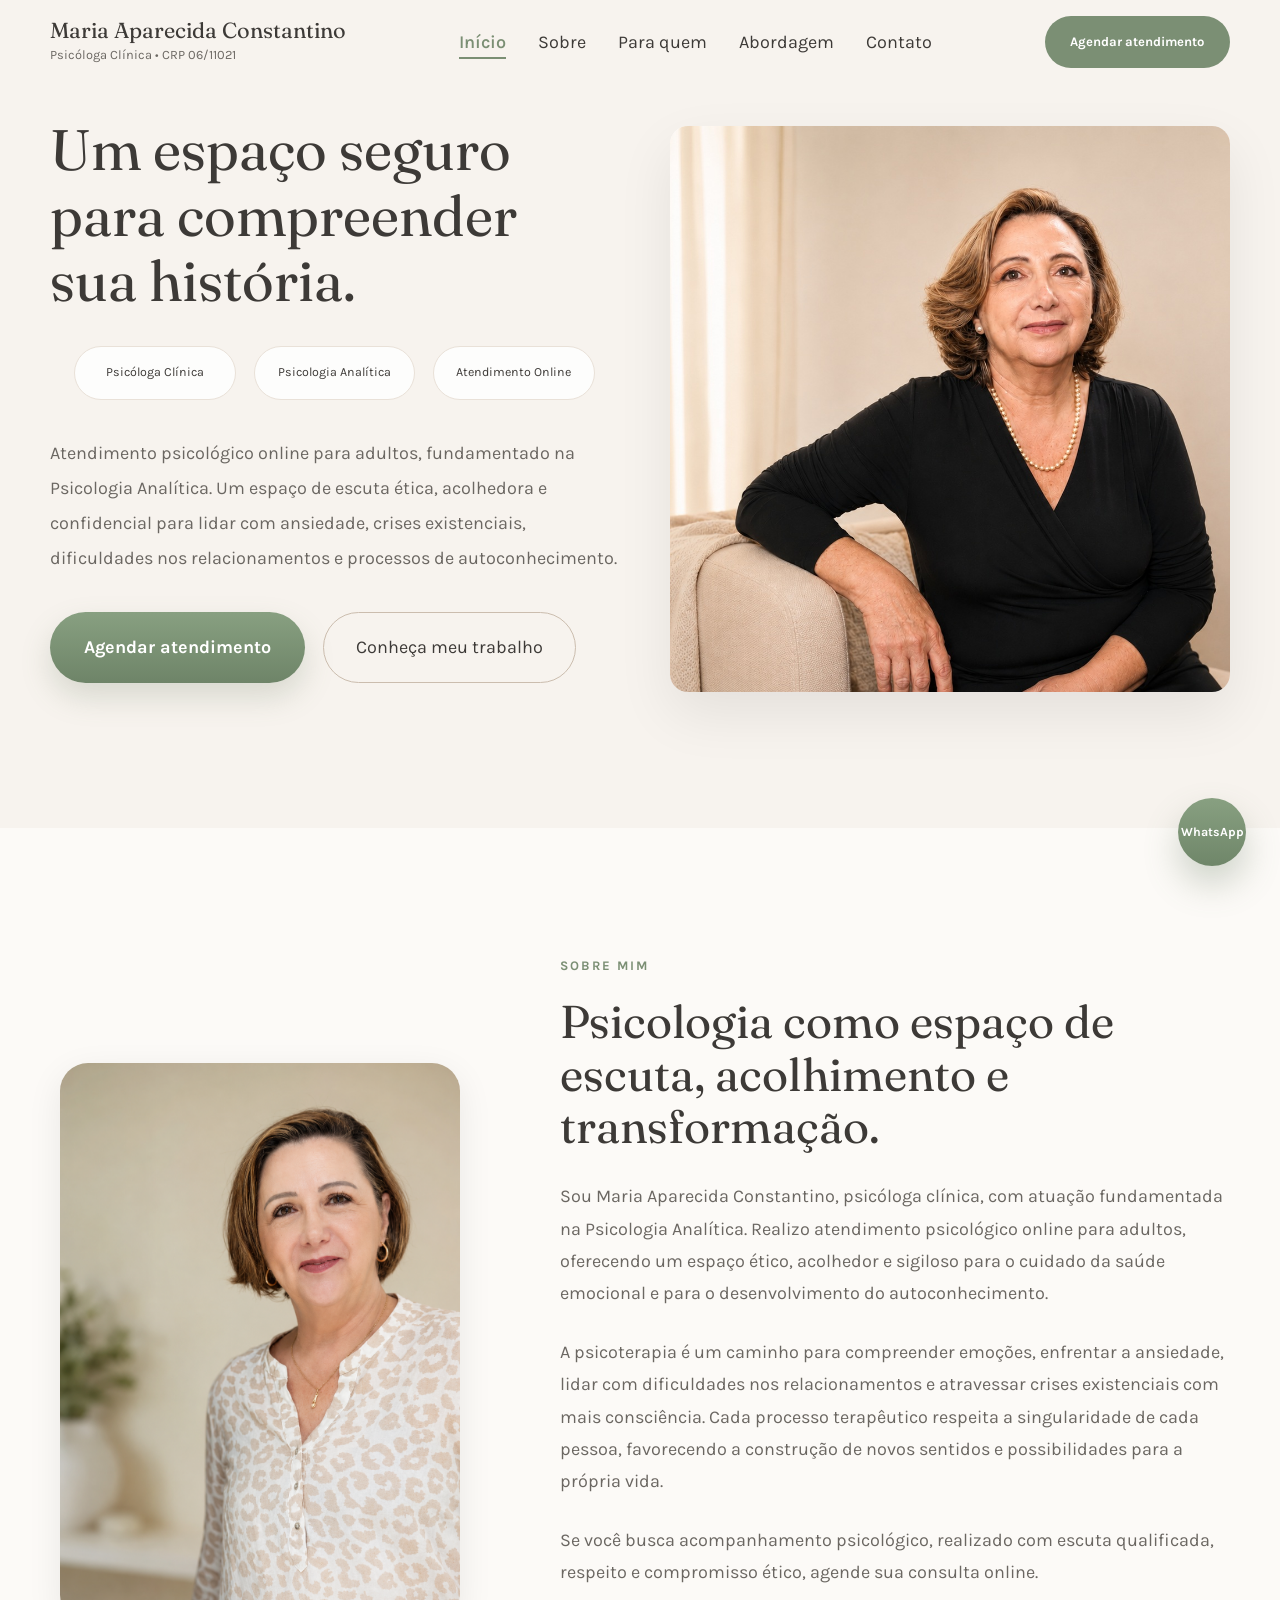
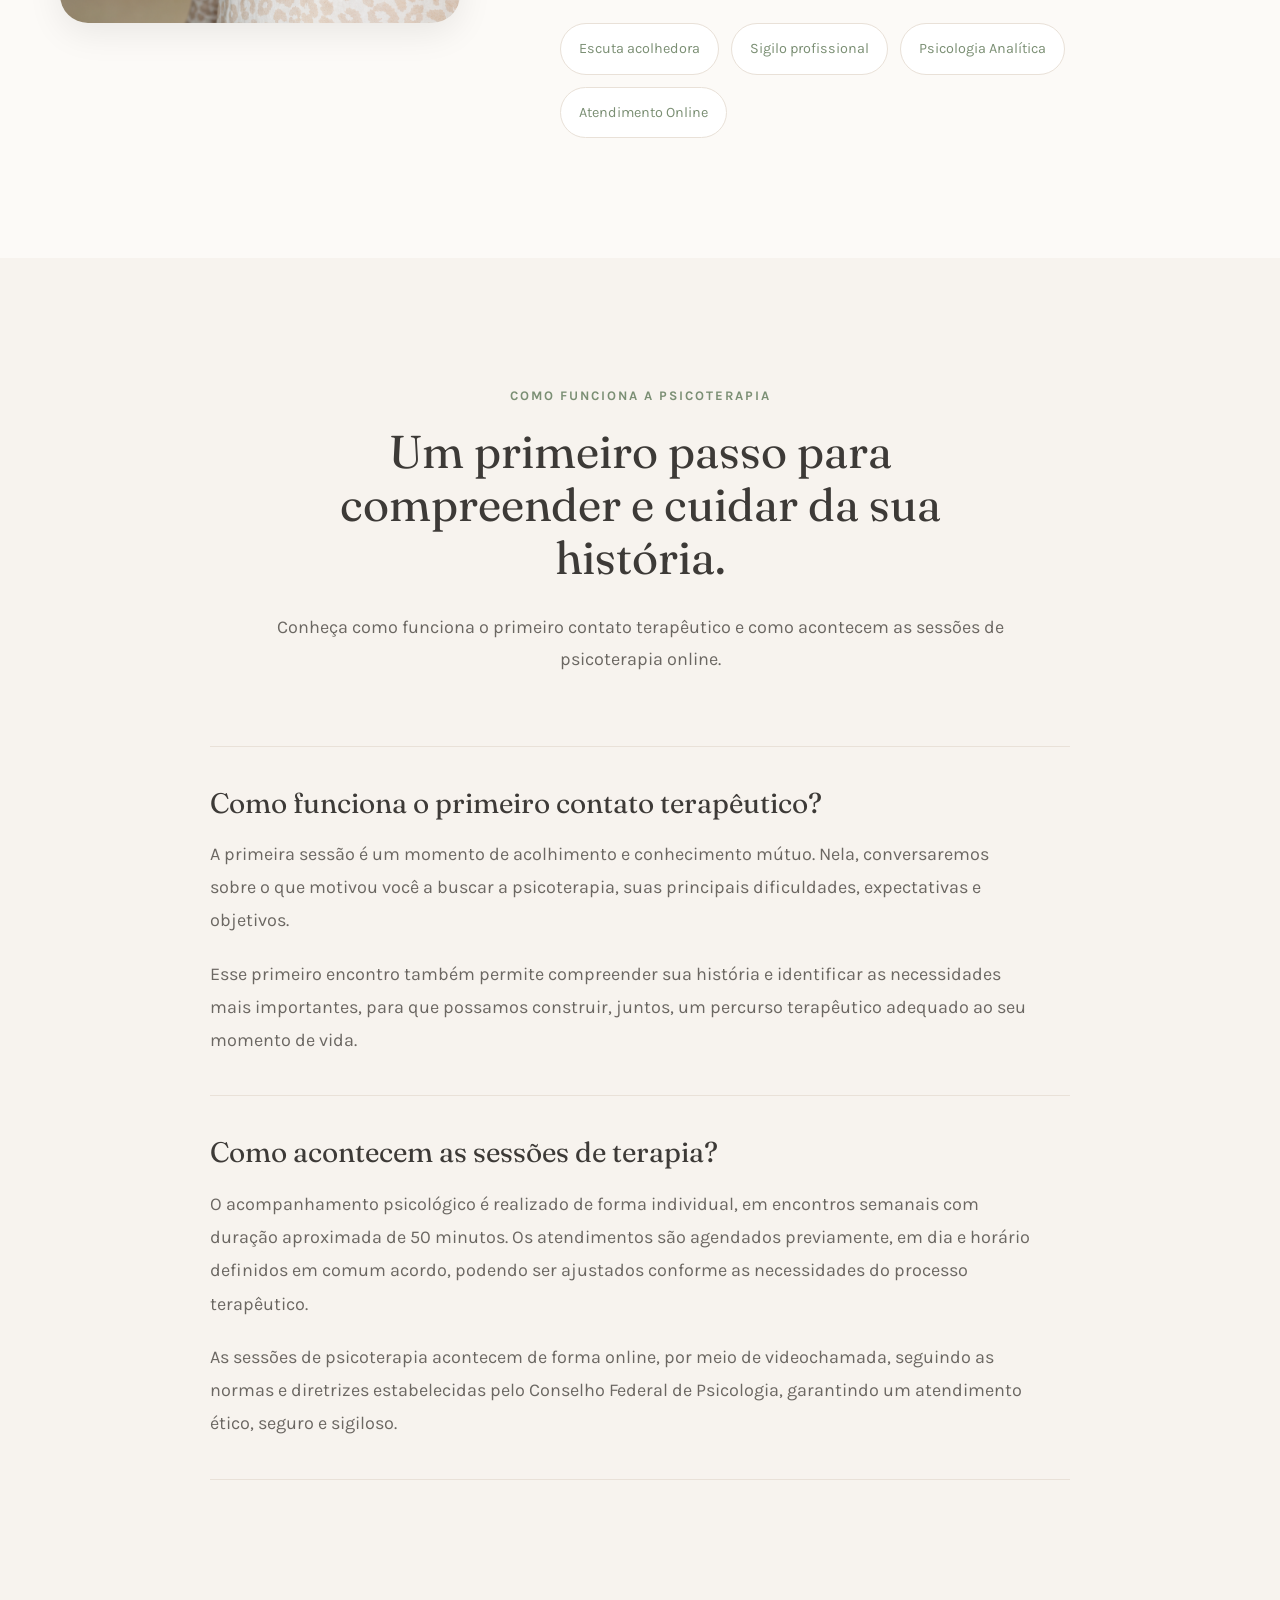
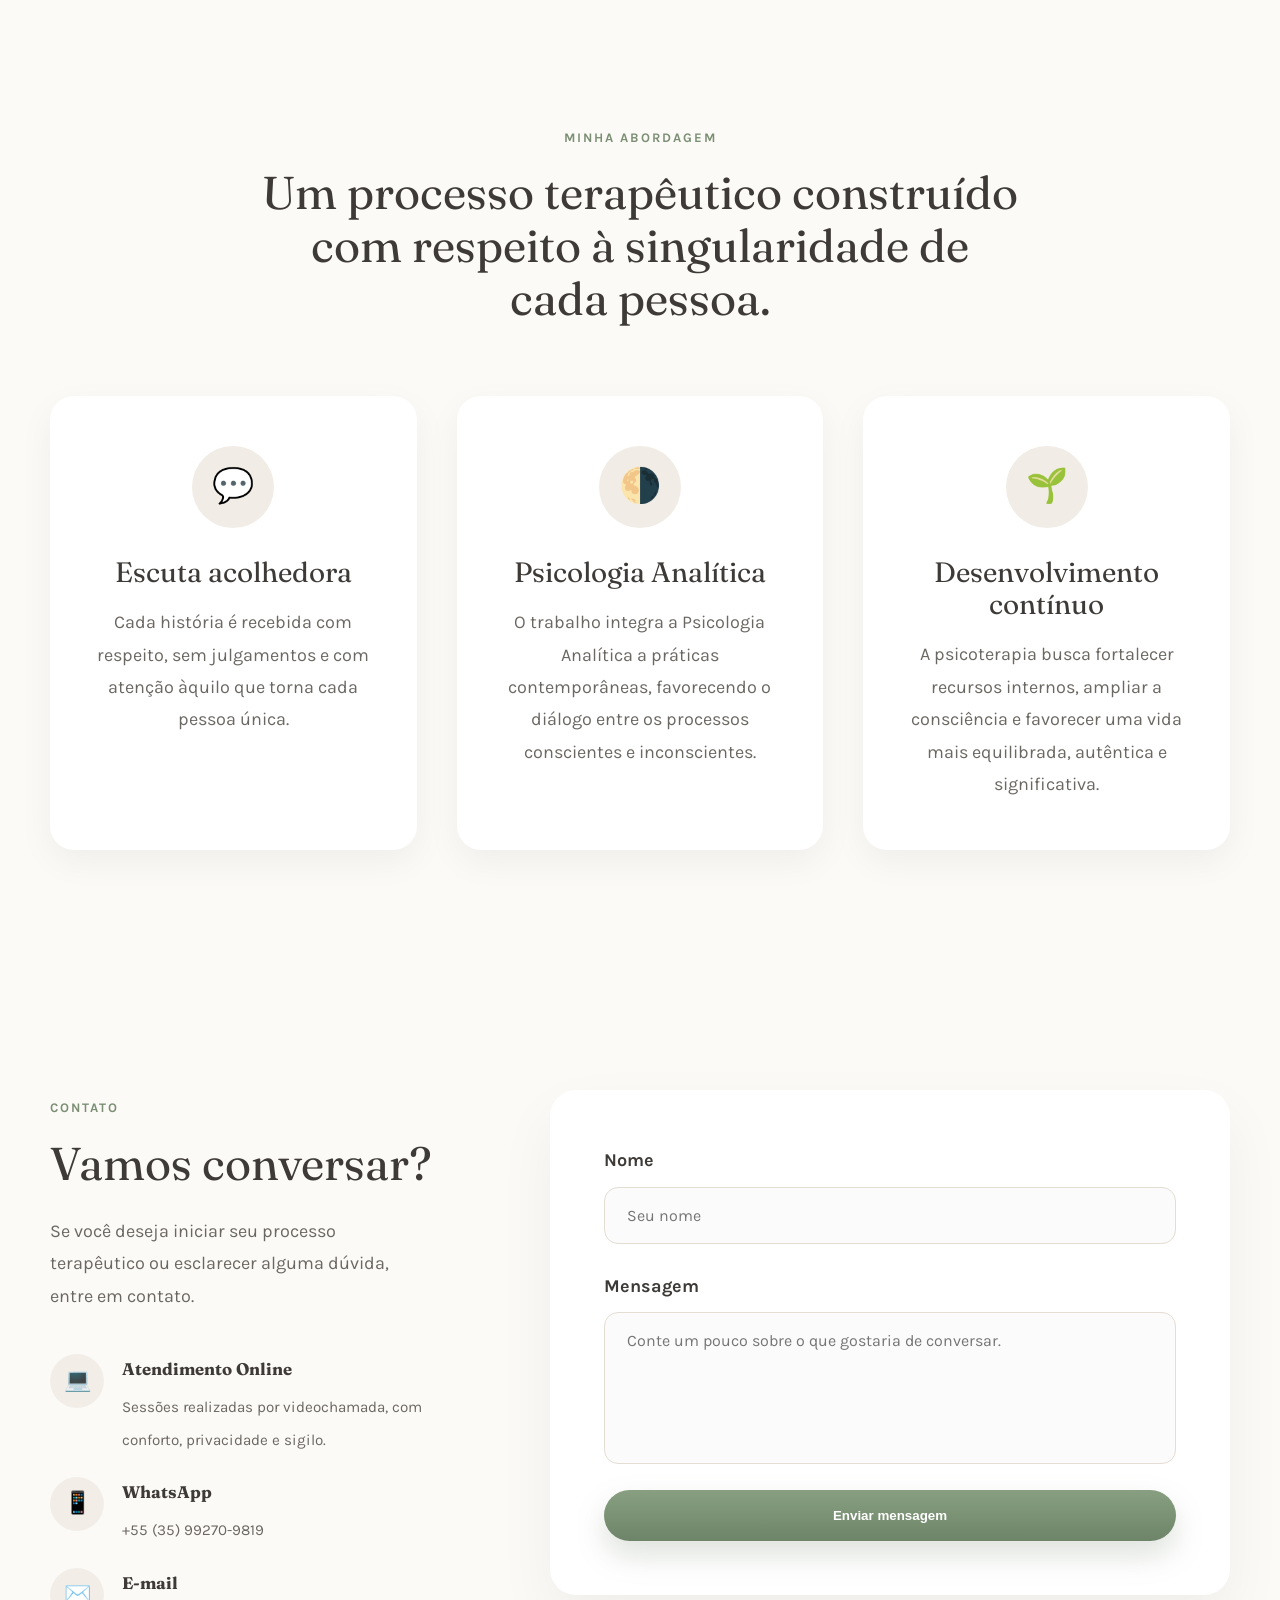
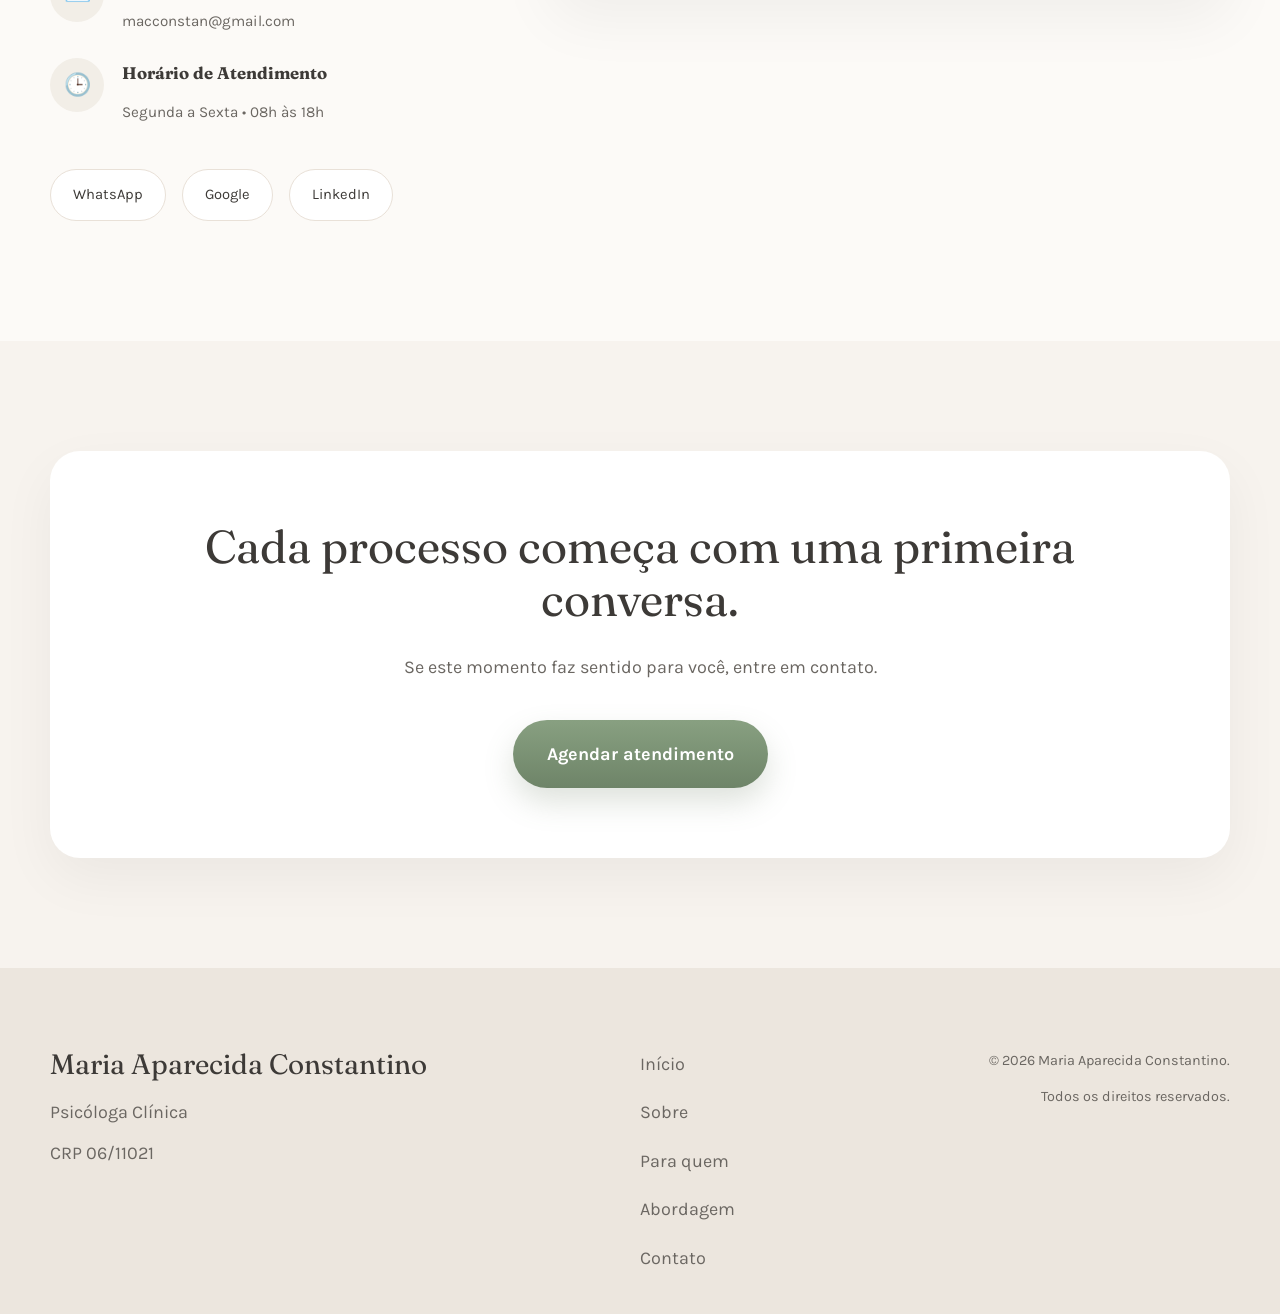
<file: index.html>
<!DOCTYPE html>
<html lang="pt-BR">

<head>

    <meta charset="UTF-8">
    <meta http-equiv="X-UA-Compatible" content="IE=edge">

    <title>Maria Aparecida Constantino | Psicóloga Clínica</title>

    <meta name="viewport" content="width=device-width, initial-scale=1.0">

    <meta name="description"
        content="Psicóloga Clínica com Pós-Doutorado em Psicologia Clínica. Atendimento psicológico online para adultos, fundamentado na Psicologia Analítica, em um espaço ético, acolhedor e confidencial.">

    <meta name="keywords"
        content="psicóloga clínica, psicóloga online, psicoterapia online, psicologia analítica, terapia para ansiedade, autoconhecimento, terapia para adultos">

    <meta name="author"
        content="Maria Aparecida Constantino">

    <meta name="robots"
        content="index,follow">

    <!-- Open Graph -->

    <meta property="og:title"
        content="Maria Aparecida Constantino | Psicóloga Clínica">

    <meta property="og:description"
        content="Atendimento psicológico online para adultos, fundamentado na Psicologia Analítica, com escuta ética, acolhedora e sigilosa.">

    <meta property="og:type"
        content="website">

    <meta property="og:locale"
        content="pt_BR">

    <meta property="og:url"
        content="https://mariaaparecidaconstantino.com.br/">

    <meta  property="og:image"
        content="https://mariaaparecidaconstantino.com.br/assets/img/maria-hero.jpg">
    
    <!-- Google Fonts -->

    <link rel="preconnect" href="https://fonts.googleapis.com">

    <link rel="preconnect" href="https://fonts.gstatic.com" crossorigin>

    <link href="https://fonts.googleapis.com/css2?family=Fraunces:wght@300;400;500;600&family=Karla:wght@300;400;500;600;700&display=swap"
        rel="stylesheet">

    <!-- CSS -->

    <link rel="stylesheet"
        href="assets/css/style.css">

    <link  rel="canonical"
        href="https://mariaaparecidaconstantino.com.br/">
    <meta name="google-site-verification" content="UCepmriLSEJh35d6Iq7ktugOz6A3bmN3JuTlo-S690o" />
    
</head>

<body>

<header id="header">

    <div class="container header-container">

        <a href="#hero"
            class="logo">

            <div class="logo-title">
                Maria Aparecida Constantino
            </div>

            <div class="logo-subtitle">
                Psicóloga Clínica • CRP 06/11021
            </div>

        </a>

        <nav>

            <ul class="menu">

                <li><a href="#hero">Início</a></li>

                <li><a href="#sobre">Sobre</a></li>

                <li><a href="#ajuda">Para quem</a></li>

                <li><a href="#abordagem">Abordagem</a></li>

                <li><a href="https://wa.me/5535992709819?text=Olá,%20Maria%20Aparecida.%20Gostaria%20de%20agendar%20um%20atendimento.">Contato</a></li>

            </ul>

        </nav>
        <button class="menu-toggle"
        aria-label="Abrir menu">
        
        <span></span>
        <span></span>
        <span></span>
        
        </button>
        <a
            href="https://wa.me/5535992709819?text=Olá,%20Maria%20Aparecida.%20Gostaria%20de%20agendar%20um%20atendimento."
            target="_blank"
            rel="noopener noreferrer"
            class="btn-header">     
            Agendar atendimento        
        </a>

    </div>

</header>



<!-- ===================================================== -->

<!-- HERO -->

<!-- ===================================================== -->

<section id="hero">

    <div class="container hero-grid">

        <!-- Texto -->

         <div class="hero-content">

            <h1>

                Um espaço seguro<br>

                para compreender<br>

                sua história.

            </h1>

            <div class="hero-labels">

                <span class="hero-label">
                    Psicóloga Clínica
                </span>

                <span class="hero-label">
                    Psicologia Analítica
                </span>

                <span class="hero-label">
                    Atendimento Online
                </span>

            </div>

            <p>

                Atendimento psicológico online para adultos, fundamentado na Psicologia Analítica.
                Um espaço de escuta ética, acolhedora e confidencial para lidar com ansiedade,
                crises existenciais, dificuldades nos relacionamentos e processos de
                autoconhecimento.

            </p>


            <div class="hero-buttons">

                <a href="https://wa.me/5535992709819?text=Olá,%20Maria%20Aparecida.%20Gostaria%20de%20agendar%20um%20atendimento."
                    class="btn-primary">

                    Agendar atendimento

                </a>

                <a href="#sobre"
                    class="btn-secondary">

                    Conheça meu trabalho

                </a>

            </div>

        </div>


        <!-- Foto Hero -->

        <div class="hero-image">

            <figure class="hero-photo">

                <img
                    src="assets/img/maria-hero.jpg"
                    alt="Maria Aparecida Constantino, psicóloga clínica"
                    loading="eager"
                    fetchpriority="high"
                    decoding="async">

            </figure>

        </div>

    </div>

</section>



<!-- ===================================================== -->

<!-- SOBRE -->

<!-- ===================================================== -->

<section id="sobre">

    <div class="container sobre-grid">

        <div class="sobre-imagem">

            <div class="sobre-card">

                <img
                    src="assets/img/maria-sobre.jpg"
                    alt="Maria Aparecida Constantino">

            </div>

        </div>


        <div class="sobre-conteudo">

            <span class="section-label">

                SOBRE MIM

            </span>

            <h2>

                Psicologia como espaço de escuta,
                acolhimento e transformação.

            </h2>

            <p>

                Sou Maria Aparecida Constantino, psicóloga clínica, com atuação fundamentada na Psicologia Analítica. Realizo atendimento psicológico online para adultos, oferecendo um espaço ético, acolhedor e sigiloso para o cuidado da saúde emocional e para o desenvolvimento do autoconhecimento.

            </p>

            <p>

                A psicoterapia é um caminho para compreender emoções, enfrentar a ansiedade, lidar com dificuldades nos relacionamentos e atravessar crises existenciais com mais consciência. Cada processo terapêutico respeita a singularidade de cada pessoa, favorecendo a construção de novos sentidos e possibilidades para a própria vida.

            </p>

            <p>
                Se você busca acompanhamento psicológico, realizado com escuta qualificada, respeito e compromisso ético, agende sua consulta online.
            </p>

            <div class="sobre-tags">

                <span>Escuta acolhedora</span>

                <span>Sigilo profissional</span>

                <span>Psicologia Analítica</span>

                <span>Atendimento Online</span>

            </div>

        </div>

    </div>

</section>



<!-- ===================================================== -->
<!-- COMO FUNCIONA A PSICOTERAPIA -->
<!-- ===================================================== -->

<section id="ajuda">

    <div class="container">

        <div class="section-header">

            <span class="section-label">
                COMO FUNCIONA A PSICOTERAPIA
            </span>

            <h2>
                Um primeiro passo para compreender
                e cuidar da sua história.
            </h2>

            <p>
                Conheça como funciona o primeiro contato terapêutico
                e como acontecem as sessões de psicoterapia online.
            </p>

        </div>


        <div class="ajuda-conteudo">

            <article class="ajuda-bloco">

                <h3>
                    Como funciona o primeiro contato terapêutico?
                </h3>

                <p>
                    A primeira sessão é um momento de acolhimento e conhecimento mútuo.
                    Nela, conversaremos sobre o que motivou você a buscar a psicoterapia,
                    suas principais dificuldades, expectativas e objetivos.
                </p>

                <p>
                    Esse primeiro encontro também permite compreender sua história e
                    identificar as necessidades mais importantes, para que possamos
                    construir, juntos, um percurso terapêutico adequado ao seu momento
                    de vida.
                </p>

            </article>


            <article class="ajuda-bloco">

                <h3>
                    Como acontecem as sessões de terapia?
                </h3>

                <p>
                    O acompanhamento psicológico é realizado de forma individual,
                    em encontros semanais com duração aproximada de 50 minutos.
                    Os atendimentos são agendados previamente, em dia e horário
                    definidos em comum acordo, podendo ser ajustados conforme as
                    necessidades do processo terapêutico.
                </p>

                <p>
                    As sessões de psicoterapia acontecem de forma online, por meio
                    de videochamada, seguindo as normas e diretrizes estabelecidas
                    pelo Conselho Federal de Psicologia, garantindo um atendimento
                    ético, seguro e sigiloso.
                </p>

            </article>

        </div>

    </div>

</section>




<!-- ===================================================== -->
<!-- ABORDAGEM -->
<!-- ===================================================== -->

<section id="abordagem">

    <div class="container">

        <div class="section-header">

            <span class="section-label">

                MINHA ABORDAGEM

            </span>

            <h2>

                Um processo terapêutico construído
                com respeito à singularidade
                de cada pessoa.

            </h2>

        </div>



        <div class="abordagem-grid">

            <article>

                <div class="abordagem-icone">

                    💬

                </div>

                <h3>

                    Escuta acolhedora

                </h3>

                <p>

                    Cada história é recebida com respeito,
                    sem julgamentos e com atenção àquilo que torna
                    cada pessoa única.

                </p>

            </article>



            <article>

                <div class="abordagem-icone">

                    🌗

                </div>

                <h3>

                    Psicologia Analítica

                </h3>

                <p>

                    O trabalho integra a Psicologia Analítica a práticas
                    contemporâneas, favorecendo o diálogo entre os processos
                    conscientes e inconscientes.

                </p>

            </article>



            <article>

                <div class="abordagem-icone">

                    🌱

                </div>

                <h3>

                    Desenvolvimento contínuo

                </h3>

                <p>

                    A psicoterapia busca fortalecer recursos internos,
                    ampliar a consciência e favorecer uma vida mais equilibrada,
                    autêntica e significativa.

                </p>

            </article>

        </div>

    </div>

</section>



<!-- ===================================================== -->
<!-- CONTATO -->
<!-- ===================================================== -->

<section id="contato">

    <div class="container contato-grid">

        <!-- Informações -->

        <div class="contato-info">

            <span class="section-label">

                CONTATO

            </span>

            <h2>

                Vamos conversar?

            </h2>

            <p>

                Se você deseja iniciar seu processo terapêutico ou esclarecer alguma dúvida,
                entre em contato.

            </p>


            <div class="contato-lista">

                <div class="contato-item">

                    <div class="contato-icone">

                        💻

                    </div>

                    <div>

                        <strong>Atendimento Online</strong>

                        <span>
                            Sessões realizadas por videochamada,
                            com conforto, privacidade e sigilo.
                        </span>

                    </div>

                </div>


                <div class="contato-item">

                    <div class="contato-icone">

                        📱

                    </div>

                    <div>

                        <strong>WhatsApp</strong>

                        <span>
                            +55 (35) 99270-9819
                        </span>

                    </div>

                </div>


                <div class="contato-item">

                    <div class="contato-icone">

                        ✉️

                    </div>

                    <div>

                        <strong>E-mail</strong>

                        <span>
                            macconstan@gmail.com
                        </span>

                    </div>

                </div>


                <div class="contato-item">

                    <div class="contato-icone">

                        🕒

                    </div>

                    <div>

                        <strong>Horário de Atendimento</strong>

                        <span>
                            Segunda a Sexta • 08h às 18h
                        </span>

                    </div>

                </div>

            </div>



            <div class="social-links">


                <a href="https://wa.me/5535992709819?text=Olá,%20Maria%20Aparecida.%20Gostaria%20de%20agendar%20um%20atendimento."
                    target="_blank"
                    rel="noopener noreferrer"
                    aria-label="WhatsApp">

                    WhatsApp

                </a>

                <a href="https://share.google/xcZOmYxdoqo64d2uz"
                    aria-label="Perfil no Google">

                    Google

                </a>

                <a href="https://br.linkedin.com/in/maria-aparecida-constantino-20962224"
                    aria-label="Perfil no LinkedIn">

                    LinkedIn

                </a>

            </div>

        </div>



        <!-- Formulário -->

        <div class="contato-formulario">

             <form id="contact-form" novalidate>

                <div class="form-group">
                    <label for="nome">
                        Nome
                    </label>

                    <input
                        id="nome"
                        type="text"
                        placeholder="Seu nome"
                        autocomplete="name">
                </div>


                <div class="form-group">
                    <label for="mensagem">
                        Mensagem
                    </label>

                    <textarea
                        id="mensagem"
                        rows="6"
                        placeholder="Conte um pouco sobre o que gostaria de conversar."></textarea>
                </div>


                <button
                    type="submit"
                    class="btn-primary btn-full">
                    Enviar mensagem
                </button>

            </form>

        </div>

    </div>

</section>



<!-- ===================================================== -->
<!-- CALL TO ACTION FINAL -->
<!-- ===================================================== -->

<section id="cta-final">

    <div class="container">

        <div class="cta-box">

            <h2>

                Cada processo começa com uma primeira conversa.

            </h2>

            <p>

                Se este momento faz sentido para você, entre em contato.                

            </p>

            <a href="https://wa.me/5535992709819?text=Olá,%20Maria%20Aparecida.%20Gostaria%20de%20agendar%20um%20atendimento."
                    class="btn-primary">

                Agendar atendimento

            </a>

        </div>

    </div>

</section>



<!-- ===================================================== -->
<!-- FOOTER -->
<!-- ===================================================== -->

<footer>

    <div class="container footer-grid">

        <div class="footer-brand">

            <h3>

                Maria Aparecida Constantino

            </h3>

            <p>

                Psicóloga Clínica

            </p>

            <p>

                CRP 06/11021

            </p>

        </div>



        <div class="footer-menu">

            <a href="#hero">

                Início

            </a>

            <a href="#sobre">

                Sobre

            </a>

            <a href="#ajuda">

                Para quem

            </a>

            <a href="#abordagem">

                Abordagem

            </a>

            <a
                href="https://wa.me/5535992709819?text=Olá,%20Maria%20Aparecida.%20Gostaria%20de%20agendar%20um%20atendimento."
                target="_blank"
                rel="noopener noreferrer">
                Contato
            </a>

        </div>



        <div class="footer-copy">

            <p>

                © 2026 Maria Aparecida Constantino.

            </p>

            <p>

                Todos os direitos reservados.

            </p>

        </div>

    </div>

</footer>



<!-- ===================================================== -->
<!-- BOTÃO WHATSAPP FLUTUANTE -->
<!-- ===================================================== -->

<a
    href="https://wa.me/5535992709819?text=Olá,%20Maria%20Aparecida.%20Gostaria%20de%20agendar%20um%20atendimento."
    target="_blank"
    rel="noopener noreferrer"
    class="whatsapp-float"
    aria-label="Conversar pelo WhatsApp">

    WhatsApp

</a>



<!-- ===================================================== -->
<!-- JAVASCRIPT -->
<!-- ===================================================== -->

<script src="assets/js/script.js"></script>



<!-- ===================================================== -->
<!-- Schema.org -->
<!-- ===================================================== -->

<script type="application/ld+json">

{
    "@context":"https://schema.org",
    "@type":"Psychologist",
    "name":"Maria Aparecida Constantino",
    "description":"Psicóloga Clínica com atendimento psicológico online para adultos.",
    "image":"assets/img/maria-hero.jpg",
    "telephone":"+5535992709819",
    "email":"macconstan@gmail.com",
    "url":"https://mariaaparecidaconstantino.com.br/",
    "areaServed":"Brasil",
    "availableLanguage":"Portuguese",
    "medicalSpecialty":"Psychology"
}

</script>

</body>

</html>
</file>
<file: assets/css/style.css>
/* =======================================================
   Maria Aparecida Constantino
   style.css
   Parte 1
   Base + Header + Hero
======================================================= */


/* =======================================================
RESET
======================================================= */

*,
*::before,
*::after{
    margin:0;
    padding:0;
    box-sizing:border-box;
}

html{
    scroll-behavior:smooth;
}

body{

    background:#F7F3EE;

    color:#3D3A37;

    font-family:'Karla',sans-serif;

    font-size:18px;

    line-height:1.8;

    overflow-x:hidden;

}

img{

    display:block;

    width:100%;

    height:auto;

}

a{

    color:inherit;

    text-decoration:none;

}

button{

    border:none;

    background:none;

    cursor:pointer;

}

ul{

    list-style:none;

}


/* =======================================================
VARIÁVEIS
======================================================= */

:root{

    --bg:#F7F3EE;

    --white:#FFFFFF;

    --text:#3D3A37;

    --text-light:#6B6762;

    --primary:#7B8F74;

    --primary-dark:#657A60;

    --border:#E9E1D8;

    --detail:#CBBDAE;

    --shadow:

        0 20px 50px rgba(0,0,0,.06);

    --radius:18px;

    --transition:.35s;

}


/* =======================================================
TIPOGRAFIA
======================================================= */

h1,
h2,
h3{

    font-family:'Fraunces',serif;

    font-weight:400;

    line-height:1.15;

    color:var(--text);

}

h1{

    font-size:clamp(42px, 4.45vw, 64px);

    margin-bottom:32px;

}

h2{

    font-size:46px;

    margin-bottom:26px;

}

h3{

    font-size:28px;

    margin-bottom:18px;

}

p{

    color:var(--text-light);

    margin-bottom:20px;

}

.section-label{

    display:inline-block;

    margin-bottom:18px;

    color:var(--primary);

    letter-spacing:2px;

    text-transform:uppercase;

    font-size:.82rem;

    font-weight:700;

}


/* =======================================================
CONTAINER
======================================================= */

.container{
    width: calc(100% - 32px);
    max-width: 1180px;
    margin-inline: auto;
}

section{

    padding:120px 0;

}


/* =======================================================
BOTÕES
======================================================= */

.btn-primary{

    display:inline-flex;

    align-items:center;

    justify-content:center;

    padding:18px 34px;

    background:linear-gradient(

        180deg,

        #88A081,

        #6E8468

    );

    color:white;

    border-radius:999px;

    font-weight:700;

    transition:var(--transition);

    box-shadow:

        0 14px 30px rgba(103,122,96,.22);

}

.btn-primary:hover{

    transform:translateY(-3px);

    background:linear-gradient(

        180deg,

        #73896C,

        #5F735A

    );

}

.btn-secondary{

    display:inline-flex;

    align-items:center;

    justify-content:center;

    padding:18px 32px;

    border-radius:999px;

    border:1px solid var(--detail);

    transition:var(--transition);

}

.btn-secondary:hover{

    background:white;

}


/* =======================================================
HEADER
======================================================= */

header{

    position:fixed;

    width:100%;

    top:0;

    left:0;

    z-index:999;

    transition:.4s;

}

.header-scroll{
    background: rgba(250,247,242,.92);
    backdrop-filter: blur(16px);
    -webkit-backdrop-filter: blur(16px);
    box-shadow: 0 6px 24px rgba(0,0,0,.06);
    padding: 12px 0;
    transition: all .35s ease;
}

.header-container{

    min-height:84px;

    display:flex;

    align-items:center;

    justify-content:space-between;

    gap:clamp(18px, 2.5vw, 38px);

}

.logo-title{

    font-family:'Fraunces',serif;

    font-size:clamp(18px, 1.7vw, 24px);

    line-height:1.15;

    white-space:nowrap;

}

.logo-subtitle{

    color:var(--text-light);

    font-size:.8rem;

}

.menu{

    display:flex;

    gap:clamp(16px, 2.5vw, 38px);

}

.menu a{
   position:relative;   
   transition:
      color .25s ease,
      opacity .25s ease;
}

.menu a:hover{
    color: var(--primary);
}

.menu a::after{

    content:"";

    position:absolute;

    left:0;

    bottom:-6px;

    width:0;

    height:2px;

    background:var(--primary);

    transition:var(--transition);

}

.menu a:hover::after{

    width:100%;

}
.menu a.active{
    color: var(--primary);
    font-weight: 600;
}

.menu a.active::after{
    width: 100%;
}
.btn-header{

    padding:clamp(10px, 1.1vw, 14px)
             clamp(16px, 2vw, 26px);

    border-radius:999px;

    background:var(--primary);

    color:white;

    font-size:clamp(.82rem, 1vw, 1rem);

    font-weight:700;

    white-space:nowrap;

    flex-shrink:1;

    transition:var(--transition);

}

.btn-header:hover{

    background:var(--primary-dark);

}

.menu-toggle{

    display:none;

    width:28px;

    height:20px;

    flex-direction:column;

    justify-content:space-between;

    position:relative;

    z-index:1000;

}

.menu-toggle span{

    display:block;

    width:100%;

    height:2px;

    background:var(--text);

    border-radius:2px;

    transition:transform .3s ease, opacity .3s ease;

}


/* =======================================================
HERO
======================================================= */

#hero{

    min-height:92vh;

    display:flex;

    align-items:center;

    padding-top:110px;

}

.hero-grid{

    display:grid;

    grid-template-columns:
        minmax(0, 1fr)
        minmax(0, 560px);

    gap:clamp(32px, 4vw, 56px);

    align-items:center;

}

.hero-content{
    max-width:760px;
    margin-top:-18px;
}

.hero-labels {

    display:grid;

    grid-template-columns:
        repeat(3, minmax(0, 1fr));

    justify-content:center;
    align-items:center;

    gap:clamp(8px, 1.4vw, 22px);

    width:calc(100% - 48px);

    margin:2rem auto 0;

}

.hero-label {

    width:100%;
    min-width:0;
    min-height:54px;

    display:flex;
    align-items:center;
    justify-content:center;

    padding:10px 8px;

    border:1px solid var(--border);
    border-radius:999px;

    background:rgba(255,255,255,.82);

    font-size:clamp(.78rem, .72vw, .92rem);
    line-height:1.25;

    text-align:center;

    white-space:nowrap;

}

.hero-content p{
    max-width:650px;
    margin-top:36px;
    margin-bottom:36px;
    line-height:1.95;
}

.hero-buttons{

    display:flex;

    gap:18px;

    flex-wrap:wrap;

}


/* =======================================================
   FOTO HERO
   Rev5.2 — fotografia retangular
======================================================= */

.hero-image{
    position:relative;
    display:flex;
    justify-content:center;
    align-items:center;
    min-width:0;
}

.hero-photo{

    width:100%;
    max-width:560px;

    margin:0 auto;

    overflow:hidden;

    border-radius:18px;

    background:var(--white);

    box-shadow:
        0 22px 55px rgba(0,0,0,.08);

}

.hero-photo img{
    display:block;
    width:100%;
    height:auto;
    object-fit:cover;
    transition:transform .7s ease;
}

.hero-photo:hover img{
    transform:scale(1.015);
}


/* =======================================================
RESPONSIVO
======================================================= */

@media(max-width:1100px){
    .hero-grid{
    grid-template-columns:
        minmax(0, 1fr)
        minmax(0, 46%);
    gap:clamp(24px, 3vw, 42px);
    }
    .hero-content{
        margin-top:0;
    }
    .hero-labels{
    width:calc(100% - 32px);
    gap:clamp(6px, 1.1vw, 16px);
    }
    .hero-label{
        font-size:clamp(.68rem, .8vw, .82rem);
    }
    .hero-content p{
        max-width:100%;
    }
    .hero-photo{
        width:100%;
        max-width:none;
    }
}
@media(max-width:980px){
   .footer-grid{
       grid-template-columns:1fr;
       gap:45px;
   }
   .footer-copy{
       text-align:left;
   }
}
@media(max-width:920px){
    .logo-title{
        font-size:19px;
    }
    .logo-subtitle{
        font-size:.72rem;
    }
    .menu{
        gap:14px;
    }
    .menu a{
        font-size:.88rem;
    }
    .btn-header{
        padding:10px 15px;
        font-size:.78rem;
    }
}
@media(max-width:900px){
    .hero-labels{
        grid-template-columns:repeat(2, minmax(0, 1fr));
        width:100%;
        gap:10px;
    }
    .hero-label{
        width:100%;
    }
    .hero-label:last-child{
        grid-column:1 / -1;
        width:calc(50% - 5px);
        justify-self:center;
    }
}
@media(max-width:820px){
    #hero{
        padding-top:110px;
    }
    .hero-grid{
        grid-template-columns:1fr;
        gap:48px;
        text-align:center;
    }
    .hero-content{
        max-width:760px;
        margin:0 auto;
    }
    .hero-labels{
        justify-content:center;
    }
    .hero-content p{
        margin-inline:auto;
    }
    .hero-buttons{
        justify-content:center;
    }
    .hero-image{
        justify-content:center;
        order:initial;
    }
    .hero-photo{
        width:100%;
        max-width:560px;
        margin:0 auto;
    }
   .header-container{
      min-height:72px;
      gap:10px;
   }
   .logo{
      min-width:0;
      flex:1;
   }   
   .logo-title{
      font-size:17px;
      line-height:1.15;
      white-space:normal;
   }   
   .logo-subtitle{
      font-size:.68rem;
        line-height:1.3;
   }   
   .menu{
      display:none;
   }   
   .menu-toggle{
      display:flex;
      flex-shrink:0;
   }   
   .header-container > .btn-primary{
        flex-shrink:0;
        padding:10px 14px;
        font-size:.72rem;
        line-height:1.2;
    }
    h1{
        font-size:38px;
        line-height:1.12;
        margin-bottom:24px;
    }
   h2{
        font-size:32px;
        line-height:1.15;
        margin-bottom:20px;
    }
    h3{
        font-size:22px;
        line-height:1.25;
    }
    .section-label{
        font-size:.68rem;
        letter-spacing:1.8px;
        margin-bottom:14px;
    }
    section{
        padding:76px 0;
    }
    .sobre-grid{
        grid-template-columns:1fr;
        gap:42px;
        text-align:center;
    }
    .sobre-imagem{
        width:100%;
    }
    .sobre-card{
        width:100%;
        max-width:340px;
        margin-inline:auto;
    }
    .sobre-card img{
        width:100%;
        height:auto;
        aspect-ratio:4 / 5;
        object-fit:cover;
    }
    .sobre-conteudo{
        width:100%;
        max-width:700px;
        margin-inline:auto;
    }
    .sobre-conteudo p{
        line-height:1.75;
        margin-bottom:20px;
    }
    .sobre-tags{
        justify-content:center;
        gap:8px;
        margin-top:28px;
    }
    .sobre-tags span{
        padding:9px 13px;
        font-size:.76rem;
    }
    .section-header{
        width:100%;
        max-width:700px;
        margin:0 auto 42px;
    }
    .section-header h2{
        font-size:32px;
    }
    .section-header p{
        margin-top:14px;
        line-height:1.7;
    }
    .ajuda-conteudo{
        width:100%;
        max-width:700px;
        margin-inline:auto;
    }
    .ajuda-bloco{
        padding:30px 0;
    }
    .ajuda-bloco h3{
        font-size:22px;
        line-height:1.3;
    }
    .ajuda-bloco p{
        line-height:1.75;
    }
    .abordagem-grid{
        grid-template-columns:1fr;
        gap:18px;
        margin-top:38px;
    }
    .abordagem-grid article{
        width:100%;
        padding:32px 22px;
        border-radius:22px;
    }
    .abordagem-icone{
        width:68px;
        height:68px;
        margin-bottom:20px;
        font-size:28px;
    }
    .abordagem-grid h3{
        font-size:22px;
    }
    .abordagem-grid p{
        line-height:1.7;
    }
    .contato-grid{
        grid-template-columns:1fr;
        gap:38px;
    }
    .contato-info{
        width:100%;
        max-width:700px;
        margin-inline:auto;
    }
    .contato-info>p{
        max-width:100%;
        margin-bottom:30px;
    }
    .contato-lista{
        gap:18px;
        margin-bottom:30px;
    }
    .contato-item{
        gap:12px;
    }
    .contato-icone{
        width:46px;
        height:46px;
        font-size:19px;
    }
    .contato-item span{
        font-size:.88rem;
        line-height:1.5;
    }
    .social-links{
        flex-direction:column;
        gap:8px;
    }
    .social-links a{
        width:100%;
        text-align:center;
        padding:10px 18px;
        font-size:.78rem;
    }
    .contato-formulario{
        width:100%;
        max-width:700px;
        margin-inline:auto;
        padding:28px 20px;
        border-radius:22px;
    }
    .form-group{
        margin-bottom:20px;
    }
    .form-group label{
        margin-bottom:7px;
        font-size:.78rem;
    }
    .form-group input,
    .form-group textarea{
        width:100%;
        padding:14px 15px;
        font-size:.88rem;
        border-radius:12px;
    }
    .form-group textarea{
        min-height:125px;
    }
    #cta-final{
        padding:72px 0;
    }
    .cta-box{
        width:100%;
        padding:40px 22px;
        border-radius:24px;
    }
    .cta-box h2{
        font-size:30px;
        line-height:1.15;
    }
    .cta-box p{
        line-height:1.7;
        margin-bottom:28px;
    }
    footer{
        padding:60px 0 30px;
    }
    .footer-grid{
        grid-template-columns:1fr;
        gap:28px;
        text-align:center;
    }
    .footer-brand,
    .footer-menu,
    .footer-copy{
        width:100%;
        text-align:center;
    }
    .footer-menu{
        gap:12px;
    }
    .footer-copy{
        text-align:center;
    }
}

/* =======================================================
   PARTE 2
   SOBRE
   COMO A PSICOTERAPIA PODE AJUDAR
   ABORDAGEM
======================================================= */



/* =======================================================
SOBRE
======================================================= */

#sobre{

    background:#FCFAF7;

}

.sobre-grid{

    display:grid;

    grid-template-columns:420px 1fr;

    gap:90px;

    align-items:center;

}

.sobre-imagem{

    display:flex;

    justify-content:center;

}

.sobre-card{
    width:100%;
    max-width:400px;
    border-radius:28px;
    overflow:hidden;
    background:white;
    box-shadow:0 10px 35px rgba(0,0,0,.08);
}

.sobre-card img{

    width:100%;

    height:560px;

    object-fit:cover;

}

.sobre-conteudo{

    max-width:700px;

}

.sobre-conteudo p{

    margin-bottom:26px;

}

.sobre-tags{
    display:flex;
    flex-wrap:wrap;
    align-items:center;
    justify-content:flex-start;
    gap:12px;
    width:100%;
    margin-top:34px;
}

.sobre-tags span{
    display:inline-flex;
    align-items:center;
    justify-content:center;
    flex:0 1 auto;
    padding:12px 18px;
    background:white;
    border:1px solid var(--border);
    border-radius:999px;
    color:var(--primary);
    font-size:.90rem;
    white-space:nowrap;
    transition:.30s;
}

.sobre-tags span:hover{

    transform:translateY(-2px);

    background:var(--primary);

    color:white;

}



/* =======================================================
SECTION HEADER
======================================================= */

.section-header{

    text-align:center;

    max-width:760px;

    margin:0 auto 70px;

}

.section-header p{

    margin-top:18px;

}



/* =======================================================
AJUDA
======================================================= */

#ajuda{

    background:var(--bg);

}
/* =======================================================
   CONTEÚDO DA SEÇÃO AJUDA
======================================================= */

.ajuda-conteudo{
    width:min(860px,100%);
    margin:0 auto;
}

.ajuda-bloco{
    padding:38px 0;
    border-top:1px solid var(--border);
}

.ajuda-bloco:last-child{
    border-bottom:1px solid var(--border);
}

.ajuda-bloco h3{
    margin-bottom:18px;
    font-size:clamp(24px,2.2vw,30px);
    line-height:1.25;
}

.ajuda-bloco p{
    max-width:820px;
    margin-bottom:20px;
    line-height:1.85;
}

.ajuda-bloco p:last-child{
    margin-bottom:0;
}



/* =======================================================
ABORDAGEM
======================================================= */

#abordagem{

    background:#FCFAF7;

}



/* =======================================================
GRID ABORDAGEM
======================================================= */

.abordagem-grid{

    display:grid;

    grid-template-columns:repeat(3,1fr);

    gap:40px;

    margin-top:60px;

}



/* =======================================================
ITEM ABORDAGEM
======================================================= */

.abordagem-grid article{

    text-align:center;

    padding:50px 36px;

    border-radius:24px;

    background:white;

    box-shadow:

        0 12px 35px rgba(0,0,0,.05);

    transition:.35s;

}

.abordagem-grid article:hover{

    transform:translateY(-6px);

    box-shadow:

        0 25px 55px rgba(0,0,0,.08);

}

.abordagem-icone{

    width:82px;

    height:82px;

    margin:0 auto 28px;

    display:flex;

    justify-content:center;

    align-items:center;

    border-radius:50%;

    background:#F1ECE5;

    font-size:34px;

}

.abordagem-grid h3{

    margin-bottom:18px;

}

.abordagem-grid p{

    margin-bottom:0;

}



/* =======================================================
EFEITOS GERAIS
======================================================= */

.sobre-card:hover{

    transform:translateY(-6px);

    box-shadow:

        0 30px 65px rgba(0,0,0,.08);

}

/* =======================================================
PARTE 3A
CONTATO
FORMULÁRIO
CTA FINAL
WHATSAPP
=======================================================*/



/* =======================================================
CONTATO
======================================================= */

#contato{

    background:#FCFAF7;

}

.contato-grid{

    display:grid;

    grid-template-columns:420px 1fr;

    gap:80px;

    align-items:start;

}

.contato-info h2{

    margin-bottom:24px;

}

.contato-info>p{

    margin-bottom:42px;

    max-width:360px;

}



/* =======================================================
LISTA CONTATO
======================================================= */

.contato-lista{

    display:flex;

    flex-direction:column;

    gap:22px;

    margin-bottom:42px;

}

.contato-item{

    display:flex;

    align-items:flex-start;

    gap:18px;

}

.contato-icone{

    width:54px;

    height:54px;

    border-radius:50%;

    background:#F2EEE7;

    display:flex;

    justify-content:center;

    align-items:center;

    font-size:22px;

    flex-shrink:0;

}

.contato-item strong{

    display:block;

    margin-bottom:6px;

    font-family:'Fraunces',serif;

    font-size:1.05rem;

}

.contato-item span{

    color:var(--text-light);

    font-size:.95rem;

    line-height:1.6;

}



/* =======================================================
SOCIAL
======================================================= */

.social-links{

    display:flex;

    gap:16px;

    flex-wrap:wrap;

}

.social-links a{

    padding:12px 22px;

    border-radius:999px;

    border:1px solid var(--border);

    background:white;

    transition:.30s;

    font-size:.92rem;

}

.social-links a:hover{

    background:var(--primary);

    color:white;

}



/* =======================================================
FORMULÁRIO
======================================================= */

.contato-formulario{

    background:white;

    padding:54px;

    border-radius:26px;

    box-shadow:

        0 25px 60px rgba(0,0,0,.05);

}

.form-group{

    display:flex;

    flex-direction:column;

    margin-bottom:26px;

}

.form-group label{

    margin-bottom:10px;

    font-weight:700;

    color:var(--text);

}

.form-group input,

.form-group textarea{

    width:100%;

    padding:18px 22px;

    background:#FBFBFB;

    border:1px solid #E4DDD3;

    border-radius:14px;

    font-size:1rem;

    font-family:'Karla',sans-serif;

    transition:.30s;

    resize:none;

}

.form-group input:focus,

.form-group textarea:focus{

    outline:none;

    border-color:var(--primary);

    box-shadow:

        0 0 0 4px rgba(123,143,116,.10);

}

.btn-full{

    width:100%;

}



/* =======================================================
CTA FINAL
======================================================= */

#cta-final{

    padding:110px 0;

    background:var(--bg);

}

.cta-box{

    background:white;

    padding:70px;

    border-radius:30px;

    text-align:center;

    box-shadow:

        0 20px 55px rgba(0,0,0,.05);

}

.cta-box h2{

    margin-bottom:24px;

}

.cta-box p{

    max-width:640px;

    margin:0 auto 36px;

}



/* =======================================================
BOTÃO FLUTUANTE
======================================================= */

.whatsapp-float{

    position:fixed;

    right:34px;

    bottom:34px;

    width:68px;

    height:68px;

    border-radius:50%;

    background:linear-gradient(

        180deg,

        #88A081,

        #6F8669

    );

    color:white;

    display:flex;

    justify-content:center;

    align-items:center;

    font-size:.78rem;

    font-weight:700;

    text-align:center;

    box-shadow:

        0 18px 35px rgba(103,122,96,.30);

    z-index:900;

    transition:.35s;

}

.whatsapp-float:hover{

    transform:

        translateY(-5px)

        scale(1.04);

}



/* =======================================================
BOTÃO VOLTAR AO TOPO
======================================================= */

.scroll-top{

    position:fixed;

    right:34px;

    bottom:114px;

    width:52px;

    height:52px;

    border-radius:50%;

    background:linear-gradient(

        180deg,

        #88A081,

        #6F8669

    );

    color:white;

    font-size:20px;

    display:flex;

    align-items:center;

    justify-content:center;

    box-shadow:

        0 14px 30px rgba(103,122,96,.28);

    z-index:900;

    transition:.3s;

}

.scroll-top:hover{

    transform:translateY(-4px);

}


/* =======================================================
FOOTER
======================================================= */

footer{

    background:#ECE6DE;
    padding:80px 0 40px;

}

.footer-grid{

    display:grid;

    grid-template-columns:2fr 1fr 1fr;

    gap:60px;

    align-items:flex-start;

}

.footer-brand h3{

    margin-bottom:16px;

}

.footer-brand p{

    margin-bottom:8px;

}

.footer-menu{

    display:flex;

    flex-direction:column;

    gap:16px;

}

.footer-menu a{

    color:var(--text-light);

    transition:.30s;

}

.footer-menu a:hover{

    color:var(--primary);

    transform:translateX(6px);

}

.footer-copy{

    text-align:right;

}

.footer-copy p{

    font-size:.90rem;

    margin-bottom:10px;

}



/* =======================================================
LINKS
======================================================= */

a{

    transition:

        color .30s,

        background .30s,

        transform .30s;

}



/* =======================================================
SCROLL REVEAL
======================================================= */

.reveal{

    opacity:0;

    transform:translateY(40px);

    transition:

        opacity .8s ease,

        transform .8s ease;

}

.reveal.active{

    opacity:1;

    transform:none;

}



/* =======================================================
IMAGENS
======================================================= */

img{

    user-select:none;

    -webkit-user-drag:none;

}



.sobre-card img{

    transition:transform .7s ease;

}



.sobre-card:hover img{

    transform:scale(1.05);

}



/* =======================================================
FOCUS
======================================================= */

a:focus-visible,

button:focus-visible,

input:focus-visible,

textarea:focus-visible{

    outline:3px solid rgba(123,143,116,.45);

    outline-offset:4px;

}



/* =======================================================
SELEÇÃO
======================================================= */

::selection{

    background:#88A081;

    color:white;

}



/* =======================================================
SCROLLBAR
======================================================= */

::-webkit-scrollbar{

    width:10px;

}

::-webkit-scrollbar-track{

    background:#F3EEE7;

}

::-webkit-scrollbar-thumb{

    background:#B8AA9A;

    border-radius:999px;

}

::-webkit-scrollbar-thumb:hover{

    background:#8A9D84;

}



/* =======================================================
REDUÇÃO DE MOVIMENTO
======================================================= */

@media (prefers-reduced-motion:reduce){

*{

    animation:none !important;

    transition:none !important;

    scroll-behavior:auto !important;

}

}


/* =======================================================
TELAS MUITO GRANDES
======================================================= */

@media(min-width:1500px){

.container{

    width:min(1280px,90%);

}

.hero-grid{

    gap:120px;

}

}



/* =======================================================
MICROINTERAÇÕES
======================================================= */

.abordagem-grid article,
.contato-formulario,
.cta-box,
.sobre-card{
    transition:
        transform .35s ease,
        box-shadow .35s ease;
}

/* =======================================================
UTILITÁRIOS
======================================================= */

.text-center{

    text-align:center;

}

.mt-1{

    margin-top:12px;

}

.mt-2{

    margin-top:24px;

}

.mt-3{

    margin-top:36px;

}

.mb-1{

    margin-bottom:12px;

}

.mb-2{

    margin-bottom:24px;

}

.mb-3{

    margin-bottom:36px;

}



/* =======================================================
FIM DO ARQUIVO
=======================================================*/
</file>
